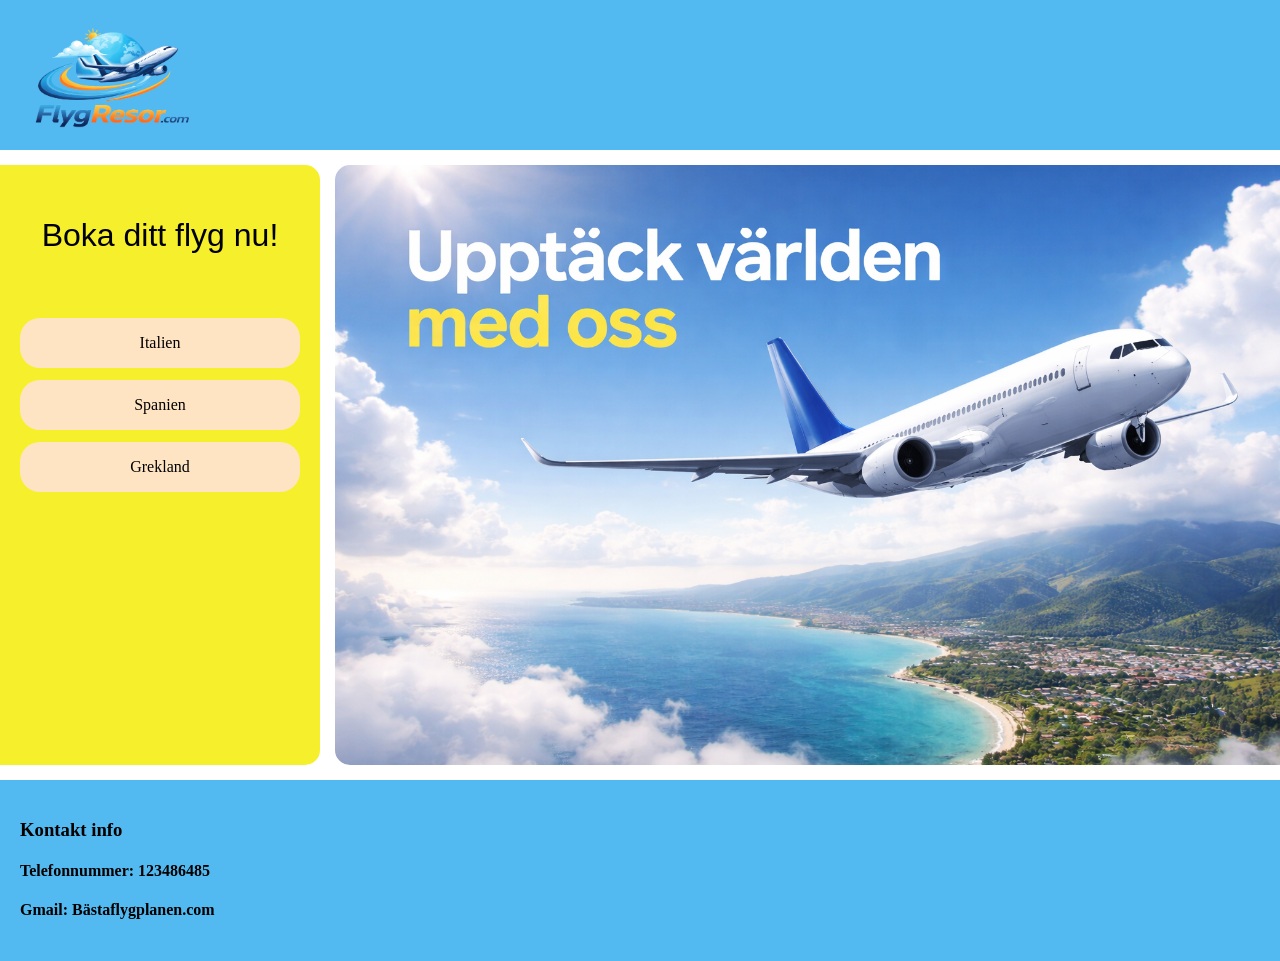
<file: index.html>
<!DOCTYPE html>
<html lang="sv">

<head>
    <meta charset="UTF-8">
    <meta name="viewport" content="width=device-width, initial-scale=1.0">
    <title>FlygResor.com</title>
    <link rel="stylesheet" href="css/style.css">
</head>


<body>

    <nav class="menu">
       <a class="menu-button-burger" href="Italien.html"> <div > Italien </div> </a>
        <a  class="menu-button-burger" href="Spanien.html"> <div> Spanien </div> </a>
        <a  class="menu-button-burger" href="Grekland.html"> <div> Grekland </div> </a>
    </nav>

    <div class="fade-layer"></div>

    <div class="wrapper">

        <main></main>

        <header>
            <img class="bild-hero" src="img/logotype.png" alt="FlygResor logotyp">

            <button class="menu-button" aria-label="Öppna meny">
                <span></span>
                <span></span>
                <span></span>
            </button>
        </header>

        <aside>
            <div class="aside-text"> 
                <p> Boka ditt flyg nu!</p>
            </div>

            <a class="menu-button-burger1" href="Italien.html"> <div > Italien </div> </a>
            <a  class="menu-button-burger1" href="Spanien.html"> <div> Spanien </div> </a>
            <a  class="menu-button-burger1" href="Grekland.html"> <div> Grekland </div> </a>

        </aside>

        <footer>
            <h3>Kontakt info</h3>
            <h4>Telefonnummer: 123486485</h4>
            <h4>Gmail: Bästaflygplanen.com</h4>
        </footer>

    </div>

    <script src="js/sida.js"></script>
</body>

</html>
</file>
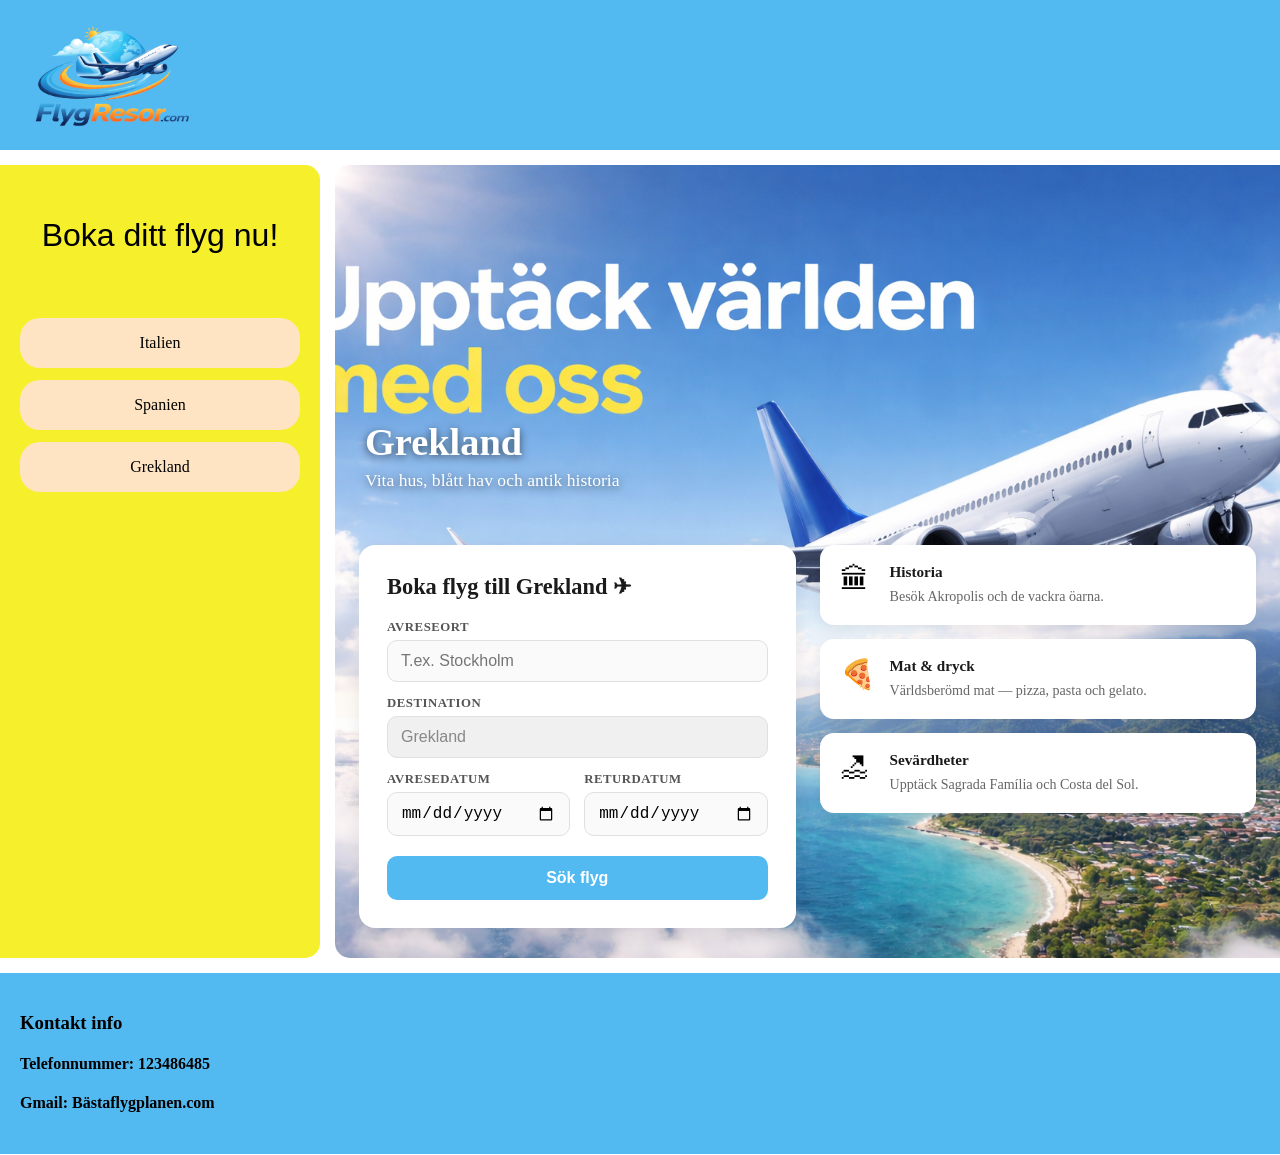
<file: Grekland.html>
<!DOCTYPE html>
<html lang="sv">
<head>
    <meta charset="UTF-8">
    <meta name="viewport" content="width=device-width, initial-scale=1.0">
    <title>Grekland - FlygResor.com</title>
    <link rel="stylesheet" href="css/style.css">
</head>
<body>
    <nav class="menu">
        <a class="menu-button-burger" href="Italien.html"><div>Italien</div></a>
        <a class="menu-button-burger" href="Spanien.html"><div>Spanien</div></a>
        <a class="menu-button-burger" href="Grekland.html"><div>Grekland</div></a>
    </nav>

    <div class="fade-layer"></div>

    <div class="wrapper">
        <header>
            <a href="index.html"><img class="bild-hero" src="img/logotype.png" alt="FlygResor logotyp"></a>
            <button class="menu-button" aria-label="Öppna meny">
                <span></span><span></span><span></span>
            </button>
        </header>

        <aside>
            <div class="aside-text"><p>Boka ditt flyg nu!</p></div>
            <a class="menu-button-burger1" href="Italien.html"><div>Italien</div></a>
            <a class="menu-button-burger1" href="Spanien.html"><div>Spanien</div></a>
            <a class="menu-button-burger1" href="Grekland.html"><div>Grekland</div></a>
        </aside>

        <main>
            <div class="destination-hero">
                <div class="destination-hero-text">
                    <h1>Grekland</h1>
                    <p>Vita hus, blått hav och antik historia</p>
                </div>
            </div>

            <div class="booking-wrapper">
                <div class="booking-card">
                    <h2 class="booking-title">Boka flyg till Grekland ✈</h2>
                    <div class="booking-form">
                        <div class="form-group">
                            <label>Avreseort</label>
                            <input type="text" placeholder="T.ex. Stockholm">
                        </div>
                        <div class="form-group">
                            <label>Destination</label>
                            <input type="text" value="Grekland" readonly>
                        </div>
                        <div class="form-row">
                            <div class="form-group"><label>Avresedatum</label><input type="date"></div>
                            <div class="form-group"><label>Returdatum</label><input type="date"></div>
                        </div>
                        <button class="booking-btn">Sök flyg</button>
                    </div>
                </div>

                <div class="info-cards">
                    <div class="info-card">
                        <div class="info-icon">🏛</div>
                        <div>
                            <h3>Historia</h3>
                            <p>Besök Akropolis och de vackra öarna.</p>
                        </div>
                    </div>

                    <div class="info-card">
                        <div class="info-icon">🍕</div>
                        <div>
                            <h3>Mat & dryck</h3>
                            <p>Världsberömd mat — pizza, pasta och gelato.</p>
                        </div>
                    </div>

                    <div class="info-card">
                        <div class="info-icon">🏖</div>
                        <div>
                            <h3>Sevärdheter</h3>
                            <p>Upptäck Sagrada Família och Costa del Sol.</p>
                        </div>
                    </div>
                </div>

                </div>
                
            </div>
        </main>

        <footer>
            <h3>Kontakt info</h3>
            <h4>Telefonnummer: 123486485</h4>
            <h4>Gmail: Bästaflygplanen.com</h4>
        </footer>
    </div>
    <script src="js/sida.js"></script>
</body>
</html>
</file>
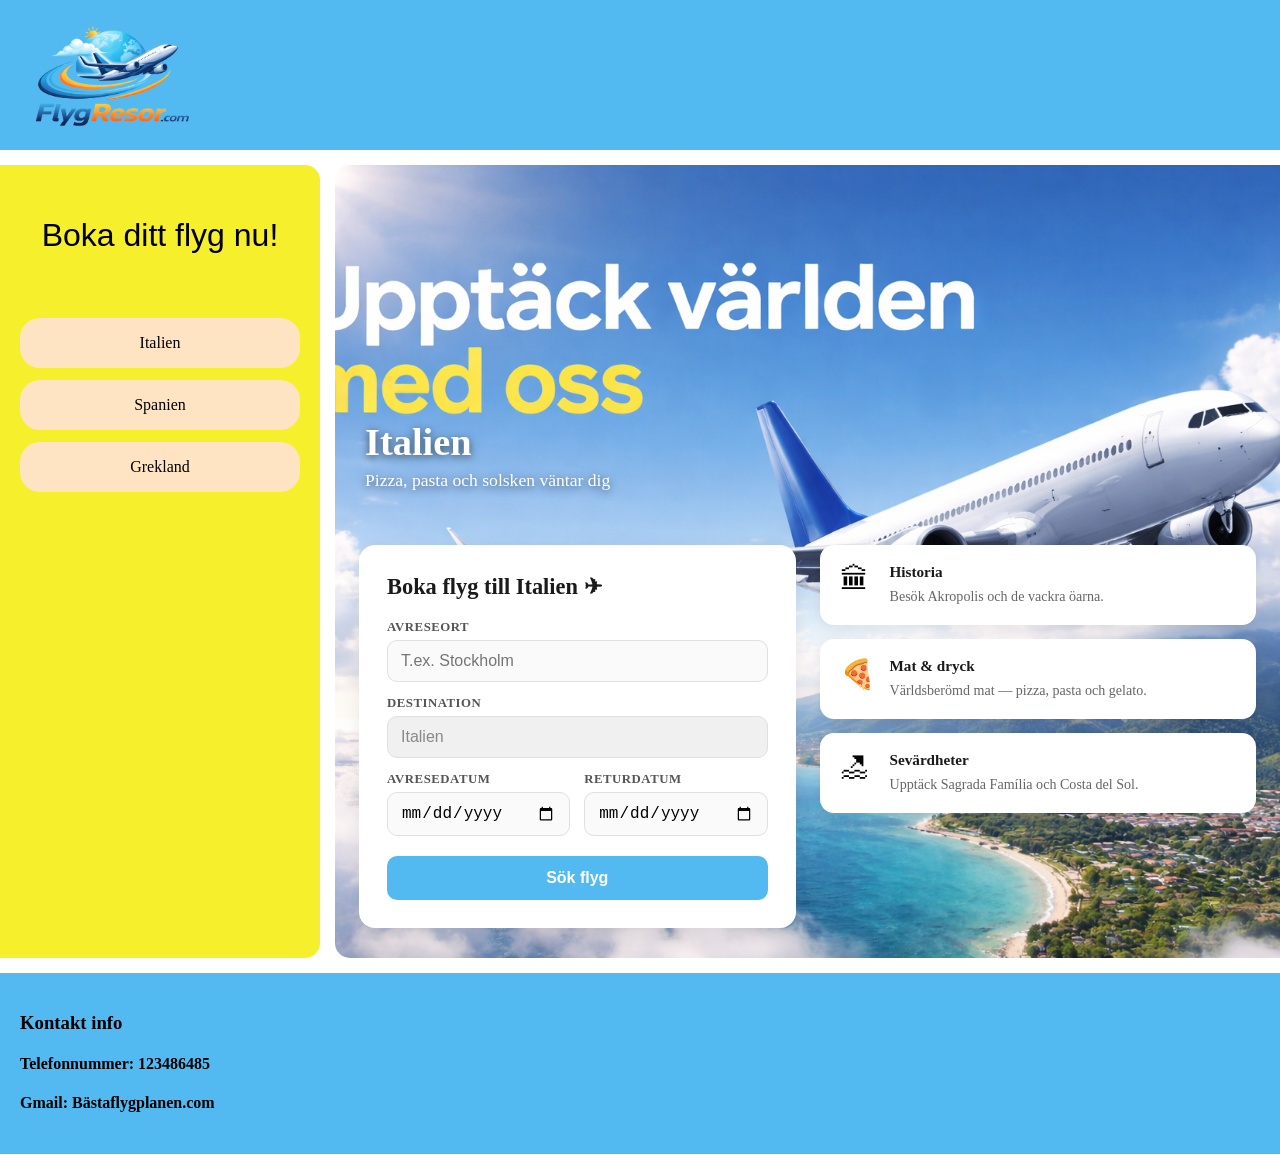
<file: Italien.html>
<!DOCTYPE html>
<html lang="sv">
<head>
    <meta charset="UTF-8">
    <meta name="viewport" content="width=device-width, initial-scale=1.0">
    <title>Italien - FlygResor.com</title>
    <link rel="stylesheet" href="css/style.css">
</head>
<body>
    <nav class="menu">
        <a class="menu-button-burger" href="Italien.html"><div>Italien</div></a>
        <a class="menu-button-burger" href="Spanien.html"><div>Spanien</div></a>
        <a class="menu-button-burger" href="Grekland.html"><div>Grekland</div></a>
    </nav>

    <div class="fade-layer"></div>

    <div class="wrapper">
        <header>
            <a href="index.html"><img class="bild-hero" src="img/logotype.png" alt="FlygResor logotyp"></a>
            <button class="menu-button" aria-label="Öppna meny">
                <span></span><span></span><span></span>
            </button>
        </header>

        <aside>
            <div class="aside-text"><p>Boka ditt flyg nu!</p></div>
            <a class="menu-button-burger1" href="Italien.html"><div>Italien</div></a>
            <a class="menu-button-burger1" href="Spanien.html"><div>Spanien</div></a>
            <a class="menu-button-burger1" href="Grekland.html"><div>Grekland</div></a>
        </aside>

        <main>
            <div class="destination-hero">
                <div class="destination-hero-text">
                    <h1>Italien</h1>
                    <p>Pizza, pasta och solsken väntar dig</p>
                </div>
            </div>

            <div class="booking-wrapper">
                <div class="booking-card">
                    <h2 class="booking-title">Boka flyg till Italien ✈</h2>
                    <div class="booking-form">
                        <div class="form-group">
                            <label>Avreseort</label>
                            <input type="text" placeholder="T.ex. Stockholm">
                        </div>
                        <div class="form-group">
                            <label>Destination</label>
                            <input type="text" value="Italien" readonly>
                        </div>
                        <div class="form-row">
                            <div class="form-group"><label>Avresedatum</label><input type="date"></div>
                            <div class="form-group"><label>Returdatum</label><input type="date"></div>
                        </div>
                        <button class="booking-btn">Sök flyg</button>
                    </div>
                </div>

                <div class="info-cards">

                    <div class="info-card">
                        <div class="info-icon">🏛</div>
                        <div>
                            <h3>Historia</h3>
                            <p>Besök Akropolis och de vackra öarna.</p>
                        </div>
                    </div>

                    <div class="info-card">
                        <div class="info-icon">🍕</div>
                        <div>
                            <h3>Mat & dryck</h3>
                            <p>Världsberömd mat — pizza, pasta och gelato.</p>
                        </div>
                    </div>

                    <div class="info-card">
                        <div class="info-icon">🏖</div>
                        <div>
                            <h3>Sevärdheter</h3>
                            <p>Upptäck Sagrada Família och Costa del Sol.</p>
                        </div>
                    </div>
                </div>
                </div>
            </div>
        </main>

        <footer>
            <h3>Kontakt info</h3>
            <h4>Telefonnummer: 123486485</h4>
            <h4>Gmail: Bästaflygplanen.com</h4>
        </footer>
    </div>
    <script src="js/sida.js"></script>
</body>
</html>
</file>
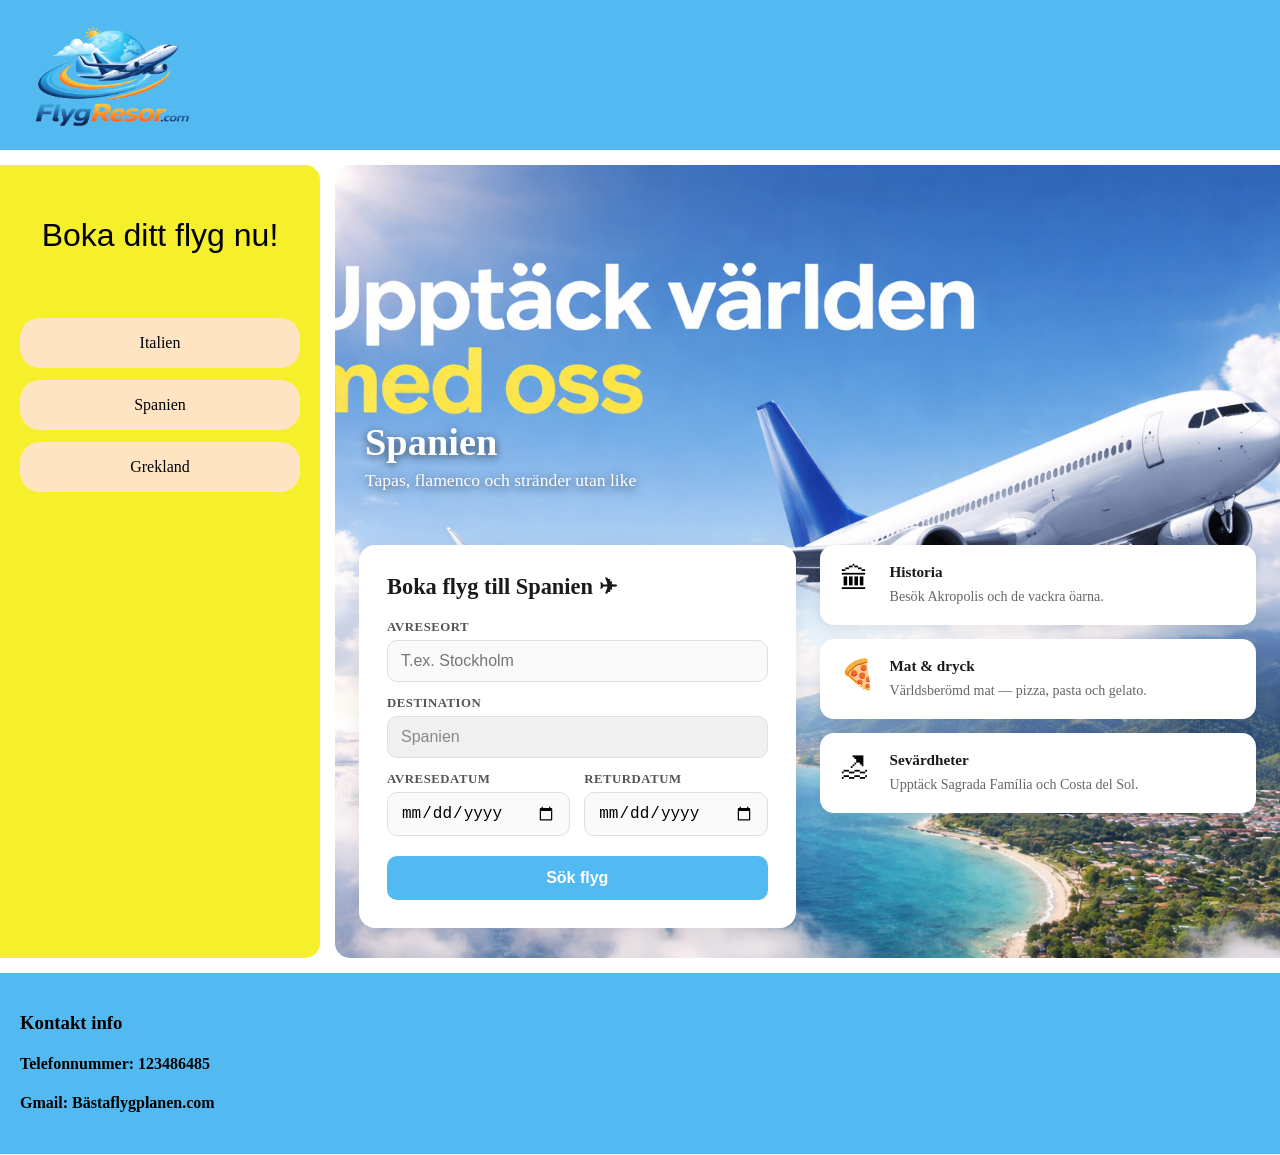
<file: Spanien.html>
<!DOCTYPE html>
<html lang="sv">
<head>
    <meta charset="UTF-8">
    <meta name="viewport" content="width=device-width, initial-scale=1.0">
    <title>Spanien - FlygResor.com</title>
    <link rel="stylesheet" href="css/style.css">
</head>
<body>
    <nav class="menu">
        <a class="menu-button-burger" href="Italien.html"><div>Italien</div></a>
        <a class="menu-button-burger" href="Spanien.html"><div>Spanien</div></a>
        <a class="menu-button-burger" href="Grekland.html"><div>Grekland</div></a>
    </nav>

    <div class="fade-layer"></div>

    <div class="wrapper">
        <header>
            <a href="index.html"><img class="bild-hero" src="img/logotype.png" alt="FlygResor logotyp"></a>
            <button class="menu-button" aria-label="Öppna meny">
                <span></span><span></span><span></span>
            </button>
        </header>

        <aside>
            <div class="aside-text"><p>Boka ditt flyg nu!</p></div>
            <a class="menu-button-burger1" href="Italien.html"><div>Italien</div></a>
            <a class="menu-button-burger1" href="Spanien.html"><div>Spanien</div></a>
            <a class="menu-button-burger1" href="Grekland.html"><div>Grekland</div></a>
        </aside>

        <main>
            <div class="destination-hero">
                <div class="destination-hero-text">
                    <h1>Spanien</h1>
                    <p>Tapas, flamenco och stränder utan like</p>
                </div>
            </div>

            <div class="booking-wrapper">
                <div class="booking-card">
                    <h2 class="booking-title">Boka flyg till Spanien ✈</h2>
                    <div class="booking-form">
                        <div class="form-group">
                            <label>Avreseort</label>
                            <input type="text" placeholder="T.ex. Stockholm">
                        </div>
                        <div class="form-group">
                            <label>Destination</label>
                            <input type="text" value="Spanien" readonly>
                        </div>
                        <div class="form-row">
                            <div class="form-group"><label>Avresedatum</label><input type="date"></div>
                            <div class="form-group"><label>Returdatum</label><input type="date"></div>
                        </div>
                        <button class="booking-btn">Sök flyg</button>
                    </div>
                </div>

                <div class="info-cards">
                    <div class="info-card">
                        <div class="info-icon">🏛</div>
                        <div>
                            <h3>Historia</h3>
                            <p>Besök Akropolis och de vackra öarna.</p>
                        </div>
                    </div>

                <div class="info-card">
                    <div class="info-icon">🍕</div>
                    <div>
                        <h3>Mat & dryck</h3>
                        <p>Världsberömd mat — pizza, pasta och gelato.</p>
                    </div>
                </div>

                <div class="info-card">
                    <div class="info-icon">🏖</div>
                    <div>
                        <h3>Sevärdheter</h3>
                        <p>Upptäck Sagrada Família och Costa del Sol.</p>
                    </div>
                </div>
            </div>

            </div>
        </main>

        <footer>
            <h3>Kontakt info</h3>
            <h4>Telefonnummer: 123486485</h4>
            <h4>Gmail: Bästaflygplanen.com</h4>
        </footer>
    </div>
    <script src="js/sida.js"></script>
</body>
</html>
</file>
<file: css/style.css>
*, *::before, *::after { box-sizing: border-box; }
   body, ul { margin: 0; padding: 0; }
   
   /* 
      DATOR (min 601px)
       */
   @media screen and (min-width: 601px) {
   
       .menu-button { display: none; }
       .menu-button-burger { display: none; }
   
       .wrapper {
           display: grid;
           grid-template-columns: 25% 1fr;
           grid-template-rows: 150px minmax(600px, auto) auto;
           grid-template-areas:
               "hd hd"
               "as ma"
               "ft ft";
           gap: 15px;
       }
   
       header {
           grid-area: hd;
           background-color: rgb(83, 186, 241);
           padding: 10px 24px;
           display: flex;
           align-items: center;
       }
   
       main {
           grid-area: ma;
           background-color: black;
           border-top-left-radius: 15px;
           border-bottom-left-radius: 15px;
           background-image: url(../img/Upptäck\ världen\ med\ oss.png);
           background-size: cover;
           background-position: center;
           min-height: 600px;
           overflow: hidden;
       }
   
       aside {
           grid-area: as;
           background-color: rgb(246, 239, 44);
           border-top-right-radius: 15px;
           border-bottom-right-radius: 15px;
       }
   
       footer {
           grid-area: ft;
           background-color: rgb(83, 186, 241);
           padding: 20px;
       }
   
       .bild-hero { max-height: 125px; }
   
       .aside-text {
           display: flex;
           justify-content: center;
           align-items: center;
           font-size: 2rem;
           font-family: Impact, 'Arial Narrow Bold', sans-serif;
           padding: 20px 10px;
           text-align: center;
       }
   
       .menu-button-burger1 {
           display: flex;
           padding: 16px 20px;
           background-color: bisque;
           margin: 12px 20px;
           text-decoration: none;
           color: black;
           border-radius: 20px;
           justify-content: center;
           transition: transform 0.3s, box-shadow 0.3s;
       }
   
       .menu-button-burger1:hover {
           transform: translateY(-6px);
           box-shadow: 0px 12px 8px 0px rgba(0,0,0,0.2);
       }
   
       /* Destination-sidor: hero-bild */
       .destination-hero {
           position: relative;
           width: 100%;
           height: 350px;
           overflow: hidden;
           border-top-left-radius: 15px;
       }
   
       .destination-hero-img {
           width: 100%;
           height: 100%;
           object-fit: cover;
           display: block;
       }
   
       .destination-hero-text {
           position: absolute;
           bottom: 24px;
           left: 30px;
           color: white;
           text-shadow: 0 2px 8px rgba(0,0,0,0.6);
       }
   
       .destination-hero-text h1 { margin: 0; font-size: 2.4rem; }
       .destination-hero-text p  { margin: 6px 0 0; font-size: 1.1rem; }
   
       /* Bokningssektion */
       .booking-wrapper {
           padding: 30px 24px;
           display: grid;
           grid-template-columns: 1fr 1fr;
           gap: 24px;
       }
   
       .booking-card {
           background: white;
           border-radius: 16px;
           padding: 28px;
           box-shadow: 0 4px 20px rgba(0,0,0,0.08);
       }
   
       .booking-title { margin: 0 0 20px; font-size: 1.4rem; color: #1a1a1a; }
   
       .booking-form { display: flex; flex-direction: column; gap: 14px; }
   
       .form-row { display: grid; grid-template-columns: 1fr 1fr; gap: 14px; }
   
       .form-group { display: flex; flex-direction: column; gap: 5px; }
   
       .form-group label {
           font-size: 0.8rem;
           font-weight: 600;
           color: #555;
           text-transform: uppercase;
           letter-spacing: 0.04em;
       }
   
       .form-group input,
       .form-group select {
           padding: 11px 13px;
           border: 1.5px solid #e0e0e0;
           border-radius: 10px;
           font-size: 1rem;
           background: #fafafa;
           outline: none;
           transition: border-color 0.2s;
       }
   
       .form-group input:focus,
       .form-group select:focus { border-color: rgb(83, 186, 241); background: white; }
   
       .form-group input[readonly] { background: #f0f0f0; color: #888; }
   
       .booking-btn {
           margin-top: 6px;
           padding: 13px;
           background-color: rgb(83, 186, 241);
           color: white;
           border: none;
           border-radius: 10px;
           font-size: 1rem;
           font-weight: 700;
           cursor: pointer;
           transition: background 0.2s, transform 0.15s;
       }
   
       .booking-btn:hover {
           background-color: rgb(60, 165, 220);
           transform: translateY(-2px);
       }
   
       .info-cards { display: flex; flex-direction: column; gap: 14px; }
   
       .info-card {
           background: white;
           border-radius: 14px;
           padding: 18px 20px;
           box-shadow: 0 4px 14px rgba(0,0,0,0.07);
           display: flex;
           gap: 14px;
           align-items: flex-start;
           transition: transform 0.2s, box-shadow 0.2s;
       }
   
       .info-card:hover {
           transform: translateY(-4px);
           box-shadow: 0 8px 22px rgba(0,0,0,0.12);
       }
   
       .info-icon { font-size: 1.8rem; min-width: 36px; }
       .info-card h3 { margin: 0 0 5px; font-size: 0.95rem; color: #1a1a1a; }
       .info-card p  { margin: 0; font-size: 0.88rem; color: #666; line-height: 1.5; }
   }
   
   /* 
      MOBIL (max 600px)
     */
   @media screen and (max-width: 600px) {
   
       .wrapper {
           display: grid;
           grid-template-columns: 100%;
           grid-template-rows: 130px 600px auto;
           grid-template-areas:
               "hd"
               "ma"
               "ft";
       }
   
       header {
           grid-area: hd;
           background-color: rgb(83, 186, 241);
           display: flex;
           align-items: center;
           justify-content: space-between;
           padding: 0 20px;
       }
   
       main {
           grid-area: ma;
           background-image: url(../img/Mobil_hero.png);
           background-size: cover;
           background-position: center;
           min-height: 300px;
       }
   
       footer {
           grid-area: ft;
           background-color: rgb(83, 186, 241);
           padding: 16px 20px;
       }
   
       aside { display: none; }
   
       .bild-hero { height: 90px; object-fit: contain; }
   
       
       .menu-button {
           background: none;
           border: none;
           cursor: pointer;
           display: flex;
           flex-direction: column;
           justify-content: center;
           gap: 6px;
           padding: 8px;
           width: 44px;
           height: 44px;
       }
   
       .menu-button span {
           display: block;
           width: 28px;
           height: 2px;
           background-color: #1a1a1a;
           border-radius: 2px;
           transition: all 0.3s ease;
           transform-origin: center;
       }
   
       .menu-button span:last-child { width: 18px; }
       .menu-button:hover span { background-color: #444; }
       .menu-button:hover span:last-child { width: 28px; }
   
       .menu-button.open span:nth-child(1) { transform: translateY(8px) rotate(45deg); }
       .menu-button.open span:nth-child(2) { opacity: 0; }
       .menu-button.open span:nth-child(3) { transform: translateY(-8px) rotate(-45deg); width: 28px; }
   
       
       .menu {
           height: 100vh;
           width: 80vw;
           background: rgb(246, 239, 44);
           position: fixed;
           top: 0;
           left: -90vw;
           transition: left 0.3s;
           box-shadow: 10px 0px 21px -10px rgba(0,0,0,0.75);
           z-index: 10;
           display: flex;
           flex-direction: column;
           justify-content: center;
           align-items: center;
       }
   
       .menu.show { left: 0; }
   
       .fade-layer {
           position: fixed;
           top: 0; left: 0; right: 0; bottom: 0;
           background-color: rgba(0,0,0,0.5);
           display: none;
           z-index: 5;
       }
   
       .fade-layer.visible { display: block; }
   
       .menu-button-burger {
           padding: 16px 24px;
           background-color: bisque;
           margin: 12px 20px;
           text-decoration: none;
           color: black;
           border-radius: 20px;
           width: 80%;
           text-align: center;
           transition: transform 0.3s, box-shadow 0.3s;
       }
   
       .menu-button-burger:hover {
           transform: translateY(-6px);
           box-shadow: 0px 12px 8px 0px rgba(0,0,0,0.2);
       }
   
       
       .destination-hero {
           position: relative;
           width: 100%;
           height: 220px;
           overflow: hidden;
       }
   
       .destination-hero-img {
           width: 100%;
           height: 100%;
           object-fit: cover;
           display: block;
       }
   
       .destination-hero-text {
           position: absolute;
           bottom: 16px;
           left: 16px;
           color: white;
           text-shadow: 0 2px 8px rgba(0,0,0,0.6);
       }
   
       .destination-hero-text h1 { margin: 0; font-size: 1.6rem; }
       .destination-hero-text p  { margin: 4px 0 0; font-size: 0.9rem; }
   
       .booking-wrapper {
           padding: 20px 16px;
           display: flex;
           flex-direction: column;
           gap: 20px;
       }
   
       .booking-card {
           background: white;
           border-radius: 16px;
           padding: 20px;
           box-shadow: 0 4px 16px rgba(0,0,0,0.08);
       }
   
       .booking-title { margin: 0 0 16px; font-size: 1.2rem; color: #1a1a1a; }
   
       .booking-form { display: flex; flex-direction: column; gap: 12px; }
   
       .form-row { display: flex; flex-direction: column; gap: 12px; }
   
       .form-group { display: flex; flex-direction: column; gap: 5px; }
   
       .form-group label {
           font-size: 0.78rem;
           font-weight: 600;
           color: #555;
           text-transform: uppercase;
           letter-spacing: 0.04em;
       }
   
       .form-group input,
       .form-group select {
           padding: 11px 13px;
           border: 1.5px solid #e0e0e0;
           border-radius: 10px;
           font-size: 1rem;
           background: #fafafa;
           outline: none;
       }
   
       .form-group input[readonly] { background: #f0f0f0; color: #888; }
   
       .booking-btn {
           margin-top: 6px;
           padding: 13px;
           background-color: rgb(83, 186, 241);
           color: white;
           border: none;
           border-radius: 10px;
           font-size: 1rem;
           font-weight: 700;
           cursor: pointer;
       }
   
       .info-cards { display: flex; flex-direction: column; gap: 12px; }
   
       .info-card {
           background: white;
           border-radius: 14px;
           padding: 16px;
           box-shadow: 0 4px 12px rgba(0,0,0,0.07);
           display: flex;
           gap: 12px;
           align-items: flex-start;
       }
   
       .info-icon { font-size: 1.6rem; min-width: 32px; }
       .info-card h3 { margin: 0 0 4px; font-size: 0.9rem; color: #1a1a1a; }
       .info-card p  { margin: 0; font-size: 0.85rem; color: #666; line-height: 1.5; }
   }
</file>
